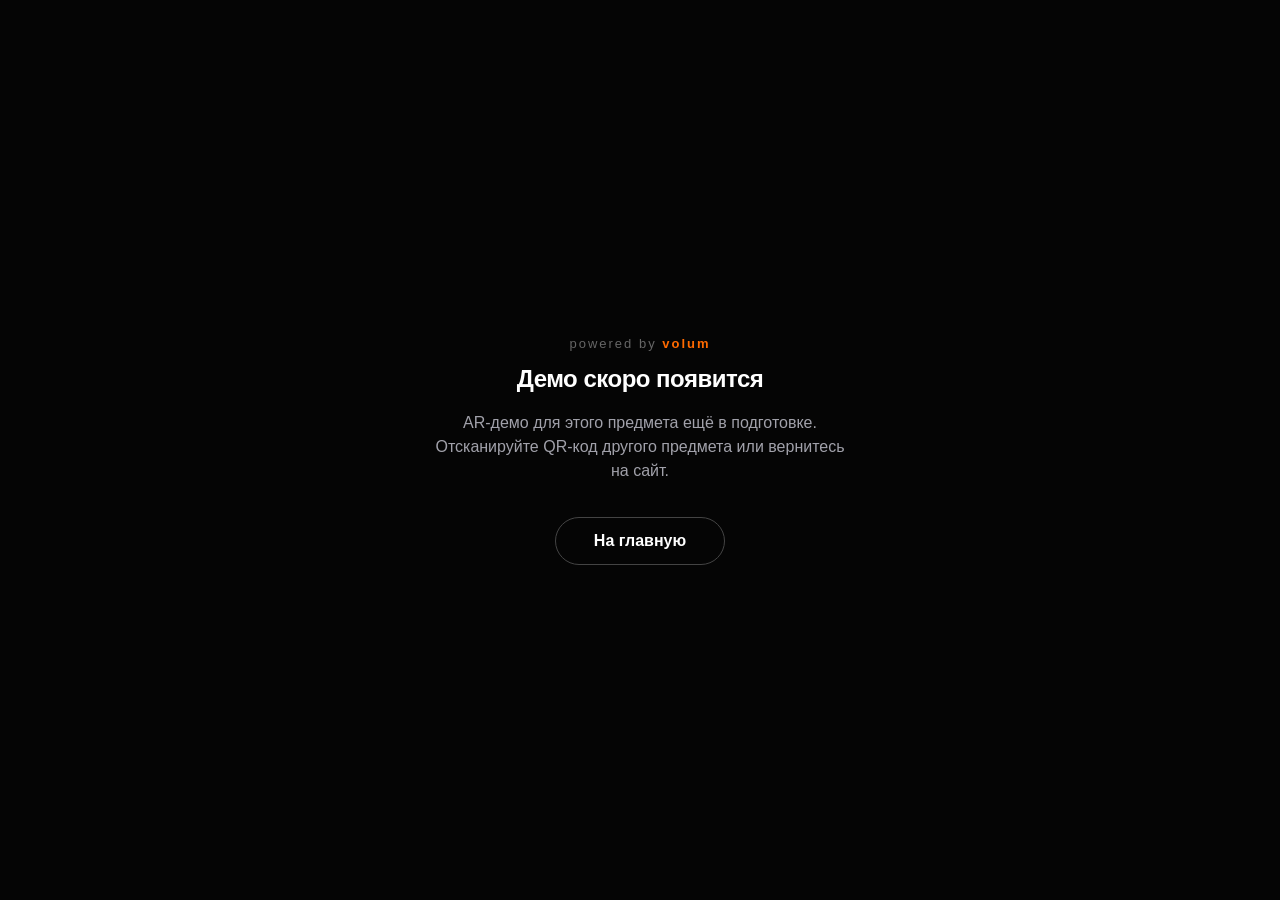
<file: ar.html>
<!DOCTYPE html>
<html lang="ru">
<head>
    <meta charset="UTF-8">
    <meta name="viewport" content="width=device-width, initial-scale=1.0">
    <title>AR-просмотр модели — Volum</title>

    <script type="module" src="assets/js/model-viewer.min.js?v=1"></script>

    <style>
        * { box-sizing: border-box; margin: 0; padding: 0; }
        body {
            font-family: -apple-system, BlinkMacSystemFont, "Segoe UI", Roboto, Arial, sans-serif;
            background: #050505;
            color: #fff;
            min-height: 100vh;
            display: flex;
            flex-direction: column;
            align-items: center;
            justify-content: center;
            text-align: center;
            -webkit-font-smoothing: antialiased;
            padding: 20px;
        }
        .brand {
            font-size: 13px;
            letter-spacing: 2px;
            text-transform: lowercase;
            color: #666;
            margin-bottom: 14px;
        }
        .brand b { color: #ff6a00; font-weight: 700; }
        h1 { font-size: 24px; letter-spacing: -0.5px; margin-bottom: 18px; }
        .viewer-card {
            width: 100%;
            max-width: 520px;
            height: 62vh;
            max-height: 560px;
            border-radius: 20px;
            overflow: hidden;
            background: #111;
            border: 1px solid #222;
        }
        model-viewer {
            width: 100%;
            height: 100%;
            background-color: #111;
            --progress-bar-color: #ff6a00;
        }
        model-viewer::part(default-ar-button) { display: none; }
        .actions { margin-top: 20px; display: flex; flex-direction: column; align-items: center; gap: 6px; }
        .btn {
            display: inline-block;
            background: #ff6a00;
            color: #000;
            font-weight: 700;
            text-decoration: none;
            padding: 14px 38px;
            border-radius: 100px;
            font-size: 16px;
            border: none;
            cursor: pointer;
        }
        .btn.ghost {
            background: transparent;
            color: #fff;
            border: 1px solid #444;
            margin-top: 10px;
        }
        .hint { color: #a1a1aa; font-size: 13px; line-height: 1.5; max-width: 340px; margin-top: 8px; }
        .stub p { color: #a1a1aa; font-size: 16px; line-height: 1.5; margin: 0 0 24px; max-width: 420px; }
        .hidden { display: none !important; }
    </style>
</head>
<body>
    <div class="brand">powered by <b>volum</b></div>

    <!-- Основной экран: интерактивный 3D-просмотр + кнопка AR -->
    <div id="main-view" class="hidden">
        <h1 id="title">Модель</h1>
        <div class="viewer-card">
            <model-viewer
                id="mv"
                ar
                ar-modes="webxr scene-viewer quick-look"
                camera-controls
                auto-rotate
                shadow-intensity="0.5"
                exposure="1">
            </model-viewer>
        </div>
        <div class="actions">
            <button class="btn" id="ar-btn" type="button" disabled style="opacity:.5">Посмотреть в AR</button>
            <p class="hint" id="hint">Вращайте модель пальцем. Кнопка AR появится, если устройство поддерживает дополненную реальность.</p>
        </div>
    </div>

    <!-- Заглушка: неизвестное имя или файл ещё не загружен -->
    <div id="stub-view" class="stub hidden">
        <h1>Демо скоро появится</h1>
        <p id="stub-text">AR-демо для этого предмета ещё в подготовке.</p>
        <a class="btn ghost" href="index.html">На главную</a>
    </div>

    <script>
    (function () {
        // Имена из QR-кодов главной страницы → файлы моделей.
        // Ключи-синонимы хотспотов (sofa/figure/lamp) ведут на те же файлы.
        var MODELS = {
            chair1: { usdz: 'assets/models/rattan-chair.usdz', glb: 'assets/models/rattan-chair.glb', poster: 'assets/img/poster-chair1.webp', title: 'Диван' },
            sofa:   { usdz: 'assets/models/rattan-chair.usdz', glb: 'assets/models/rattan-chair.glb', poster: 'assets/img/poster-chair1.webp', title: 'Диван' },
            puff:   { usdz: 'assets/models/puff.usdz',         glb: 'assets/models/puff.glb',         poster: 'assets/img/poster-puff.webp',   title: 'Сервант' },
            lamp:   { usdz: 'assets/models/puff.usdz',         glb: 'assets/models/puff.glb',         poster: 'assets/img/poster-puff.webp',   title: 'Сервант' },
            model3: { usdz: 'assets/models/model.usdz',        glb: 'assets/models/model.glb',        poster: 'assets/img/poster-model3.webp', title: 'Кофемашина' },
            figure: { usdz: 'assets/models/model.usdz',        glb: 'assets/models/model.glb',        poster: 'assets/img/poster-model3.webp', title: 'Кофемашина' },
            chair2: { usdz: 'assets/models/chair.usdz',        glb: 'assets/models/chair.glb',        poster: null,                             title: 'Кресло' }
        };

        var mainView = document.getElementById('main-view');
        var stubView = document.getElementById('stub-view');
        var stubText = document.getElementById('stub-text');
        var title    = document.getElementById('title');
        var mv       = document.getElementById('mv');
        var arBtn    = document.getElementById('ar-btn');
        var hint     = document.getElementById('hint');

        function showStub(msg) {
            mainView.classList.add('hidden');
            stubView.classList.remove('hidden');
            stubText.textContent = msg;
        }

        var name  = new URLSearchParams(location.search).get('name');
        var model = MODELS[name];

        if (!model) {
            showStub('AR-демо для этого предмета ещё в подготовке. Отсканируйте QR-код другого предмета или вернитесь на сайт.');
            return;
        }

        title.textContent = model.title;
        mainView.classList.remove('hidden');

        // Проверяем, что файл модели реально доступен (не выгружен/переименован)
        fetch(model.glb, { method: 'HEAD' }).then(function (r) {
            if (!r.ok) {
                showStub('Файл модели пока не загружен на сервер — скоро добавим.');
                return;
            }
            mv.src = model.glb;
            if (model.poster) mv.setAttribute('poster', model.poster);
            // ios-src ставим только если USDZ реально существует:
            // иначе iOS покажет активную кнопку AR, которая не откроется (файла нет)
            if (model.usdz) {
                fetch(model.usdz, { method: 'HEAD' }).then(function (r) {
                    if (r.ok) mv.setAttribute('ios-src', model.usdz);
                }).catch(function () {});
            }
        }).catch(function () {
            showStub('Не удалось получить модель. Проверьте подключение к интернету и попробуйте ещё раз.');
        });

        // Кнопка AR активна только когда устройство умеет AR (iOS Quick Look / Android Scene Viewer / WebXR)
        function refreshArState() {
            if (mv.canActivateAR) {
                arBtn.disabled = false;
                arBtn.style.opacity = '1';
                hint.textContent = 'Вращайте модель пальцем, приблизьте двумя. Нажмите кнопку, чтобы разместить предмет в своей комнате.';
            } else {
                arBtn.disabled = true;
                arBtn.style.opacity = '0.5';
                hint.textContent = 'Вращайте модель пальцем. AR-примерка доступна на iPhone и Android-смартфонах с поддержкой AR.';
            }
        }
        mv.addEventListener('load', refreshArState);
        mv.addEventListener('ar-status', refreshArState);

        arBtn.addEventListener('click', function () {
            if (mv.canActivateAR) mv.activateAR();
        });
    })();
    </script>
</body>
</html>
</file>
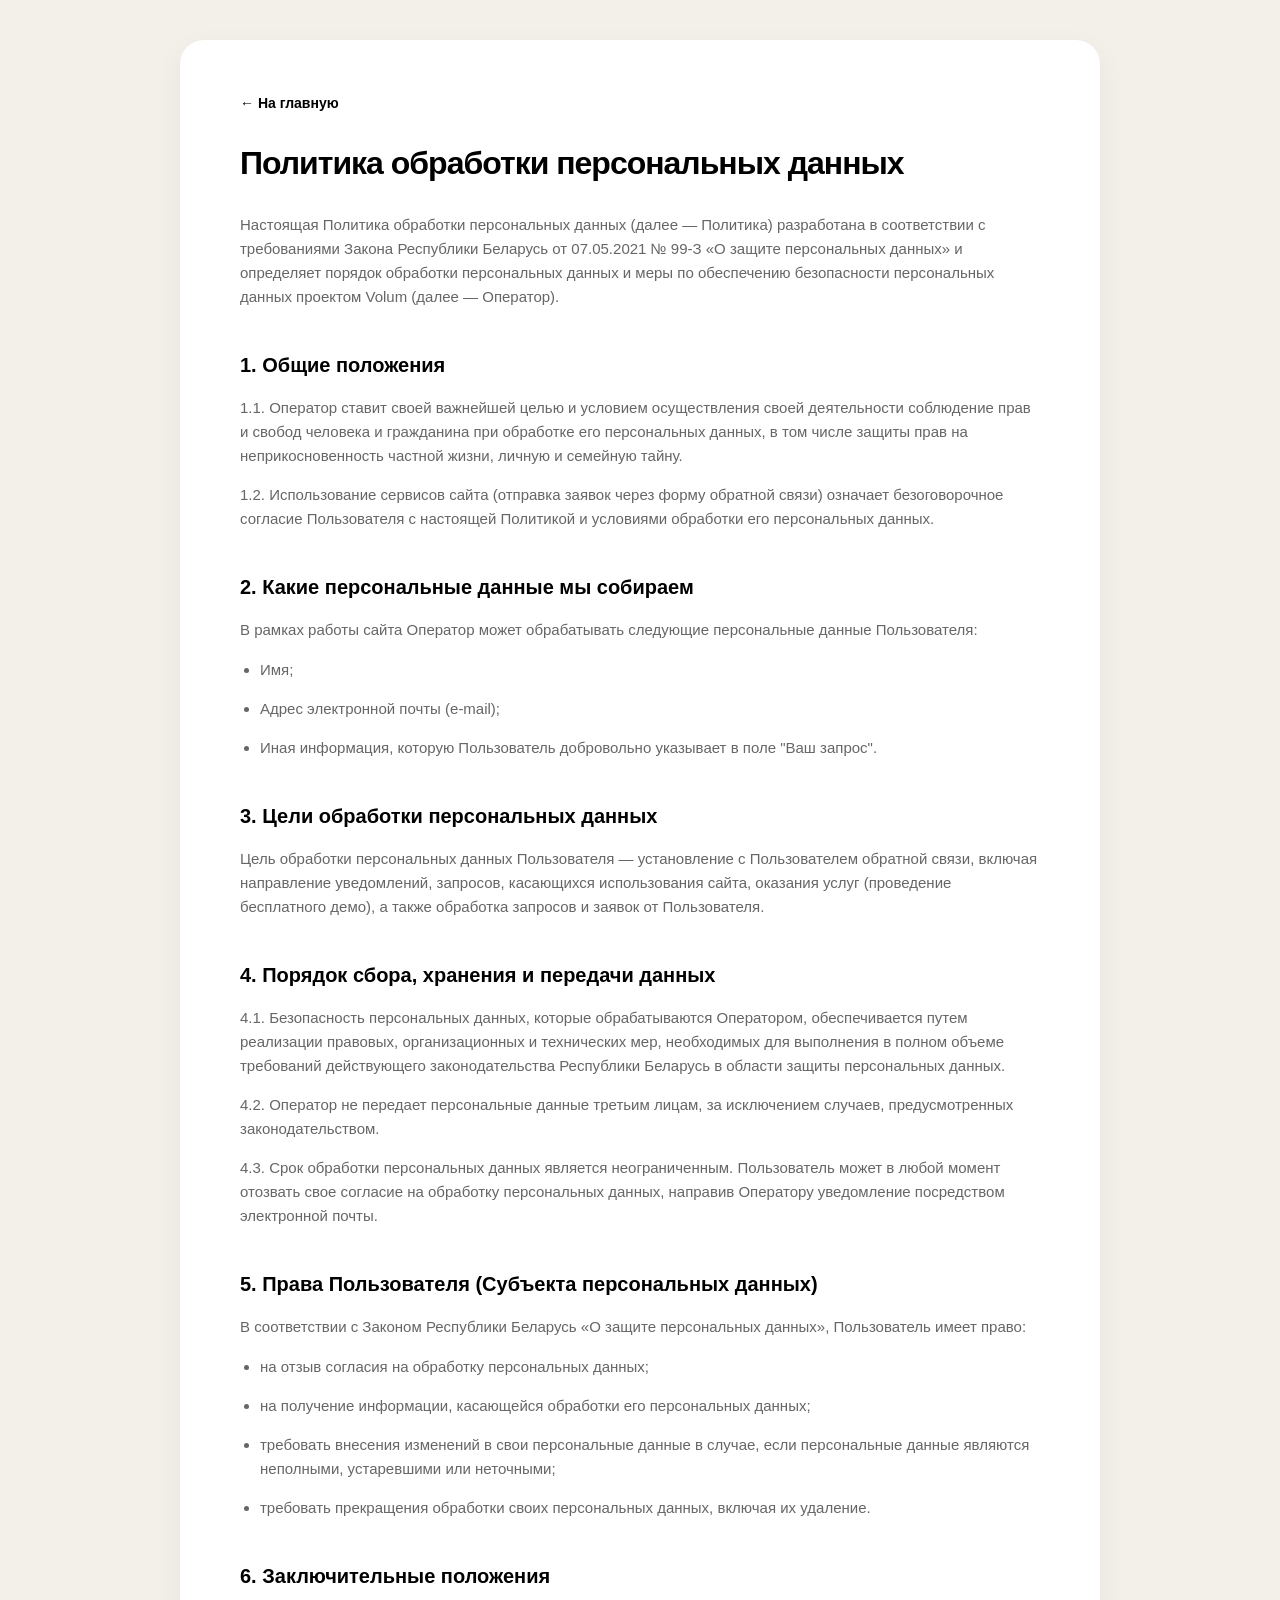
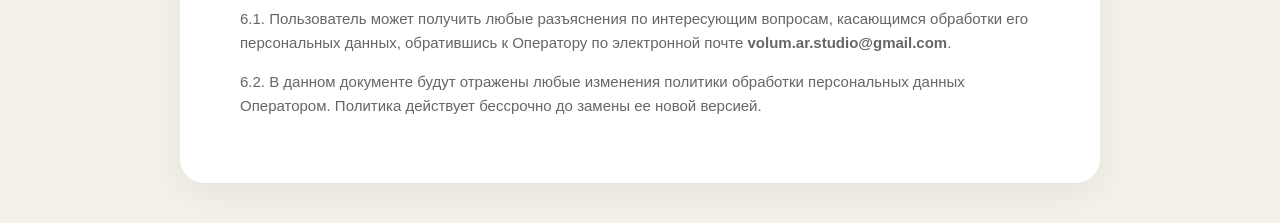
<file: privacy.html>
<!DOCTYPE html>
<html lang="ru">
<head>
    <meta charset="UTF-8">
    <meta name="viewport" content="width=device-width, initial-scale=1.0">
    <title>Политика конфиденциальности - Volum</title>
    <style>
        :root {
            --font-main: -apple-system, BlinkMacSystemFont, "SF Pro Display", "Segoe UI", Roboto, Helvetica, Arial, sans-serif;
            --bg-light: #ffffff;
            --text-dark: #000000;
            --gray-text: #666666;
        }

        body {
            font-family: var(--font-main);
            -webkit-font-smoothing: antialiased;
            background-color: #f3efe9; /* Цвет фона секции с формой */
            color: var(--text-dark);
            margin: 0;
            padding: 40px 20px;
            line-height: 1.6;
        }

        .container {
            max-width: 800px;
            margin: 0 auto;
            background: var(--bg-light);
            padding: 50px 60px;
            border-radius: 24px;
            box-shadow: 0 10px 30px rgba(0,0,0,0.05);
        }

        h1 {
            font-size: 32px;
            font-weight: 700;
            letter-spacing: -1px;
            margin-top: 0;
            margin-bottom: 30px;
            line-height: 1.2;
        }

        h2 {
            font-size: 20px;
            font-weight: 700;
            margin-top: 40px;
            margin-bottom: 15px;
        }

        p, li {
            font-size: 15px;
            color: var(--gray-text);
            margin-bottom: 15px;
        }

        ul {
            padding-left: 20px;
        }

        a {
            color: #5e42cc;
            text-decoration: none;
        }

        a:hover {
            text-decoration: underline;
        }

        .back-btn {
            display: inline-block;
            margin-bottom: 30px;
            font-size: 14px;
            font-weight: 600;
            color: var(--text-dark);
            text-decoration: none;
            transition: opacity 0.2s;
        }
        .back-btn:hover { opacity: 0.7; }
    </style>
</head>
<body>

    <div class="container">
        <a href="index.html" class="back-btn">← На главную</a>
        
        <h1>Политика обработки персональных данных</h1>
        
        <p>Настоящая Политика обработки персональных данных (далее — Политика) разработана в соответствии с требованиями Закона Республики Беларусь от 07.05.2021 № 99-З «О защите персональных данных» и определяет порядок обработки персональных данных и меры по обеспечению безопасности персональных данных проектом Volum (далее — Оператор).</p>

        <h2>1. Общие положения</h2>
        <p>1.1. Оператор ставит своей важнейшей целью и условием осуществления своей деятельности соблюдение прав и свобод человека и гражданина при обработке его персональных данных, в том числе защиты прав на неприкосновенность частной жизни, личную и семейную тайну.</p>
        <p>1.2. Использование сервисов сайта (отправка заявок через форму обратной связи) означает безоговорочное согласие Пользователя с настоящей Политикой и условиями обработки его персональных данных.</p>

        <h2>2. Какие персональные данные мы собираем</h2>
        <p>В рамках работы сайта Оператор может обрабатывать следующие персональные данные Пользователя:</p>
        <ul>
            <li>Имя;</li>
            <li>Адрес электронной почты (e-mail);</li>
            <li>Иная информация, которую Пользователь добровольно указывает в поле "Ваш запрос".</li>
        </ul>

        <h2>3. Цели обработки персональных данных</h2>
        <p>Цель обработки персональных данных Пользователя — установление с Пользователем обратной связи, включая направление уведомлений, запросов, касающихся использования сайта, оказания услуг (проведение бесплатного демо), а также обработка запросов и заявок от Пользователя.</p>

        <h2>4. Порядок сбора, хранения и передачи данных</h2>
        <p>4.1. Безопасность персональных данных, которые обрабатываются Оператором, обеспечивается путем реализации правовых, организационных и технических мер, необходимых для выполнения в полном объеме требований действующего законодательства Республики Беларусь в области защиты персональных данных.</p>
        <p>4.2. Оператор не передает персональные данные третьим лицам, за исключением случаев, предусмотренных законодательством.</p>
        <p>4.3. Срок обработки персональных данных является неограниченным. Пользователь может в любой момент отозвать свое согласие на обработку персональных данных, направив Оператору уведомление посредством электронной почты.</p>

        <h2>5. Права Пользователя (Субъекта персональных данных)</h2>
        <p>В соответствии с Законом Республики Беларусь «О защите персональных данных», Пользователь имеет право:</p>
        <ul>
            <li>на отзыв согласия на обработку персональных данных;</li>
            <li>на получение информации, касающейся обработки его персональных данных;</li>
            <li>требовать внесения изменений в свои персональные данные в случае, если персональные данные являются неполными, устаревшими или неточными;</li>
            <li>требовать прекращения обработки своих персональных данных, включая их удаление.</li>
        </ul>

        <h2>6. Заключительные положения</h2>
        <p>6.1. Пользователь может получить любые разъяснения по интересующим вопросам, касающимся обработки его персональных данных, обратившись к Оператору по электронной почте <strong>volum.ar.studio@gmail.com</strong>.</p>
        <p>6.2. В данном документе будут отражены любые изменения политики обработки персональных данных Оператором. Политика действует бессрочно до замены ее новой версией.</p>
    </div>

</body>
</html>
</file>
